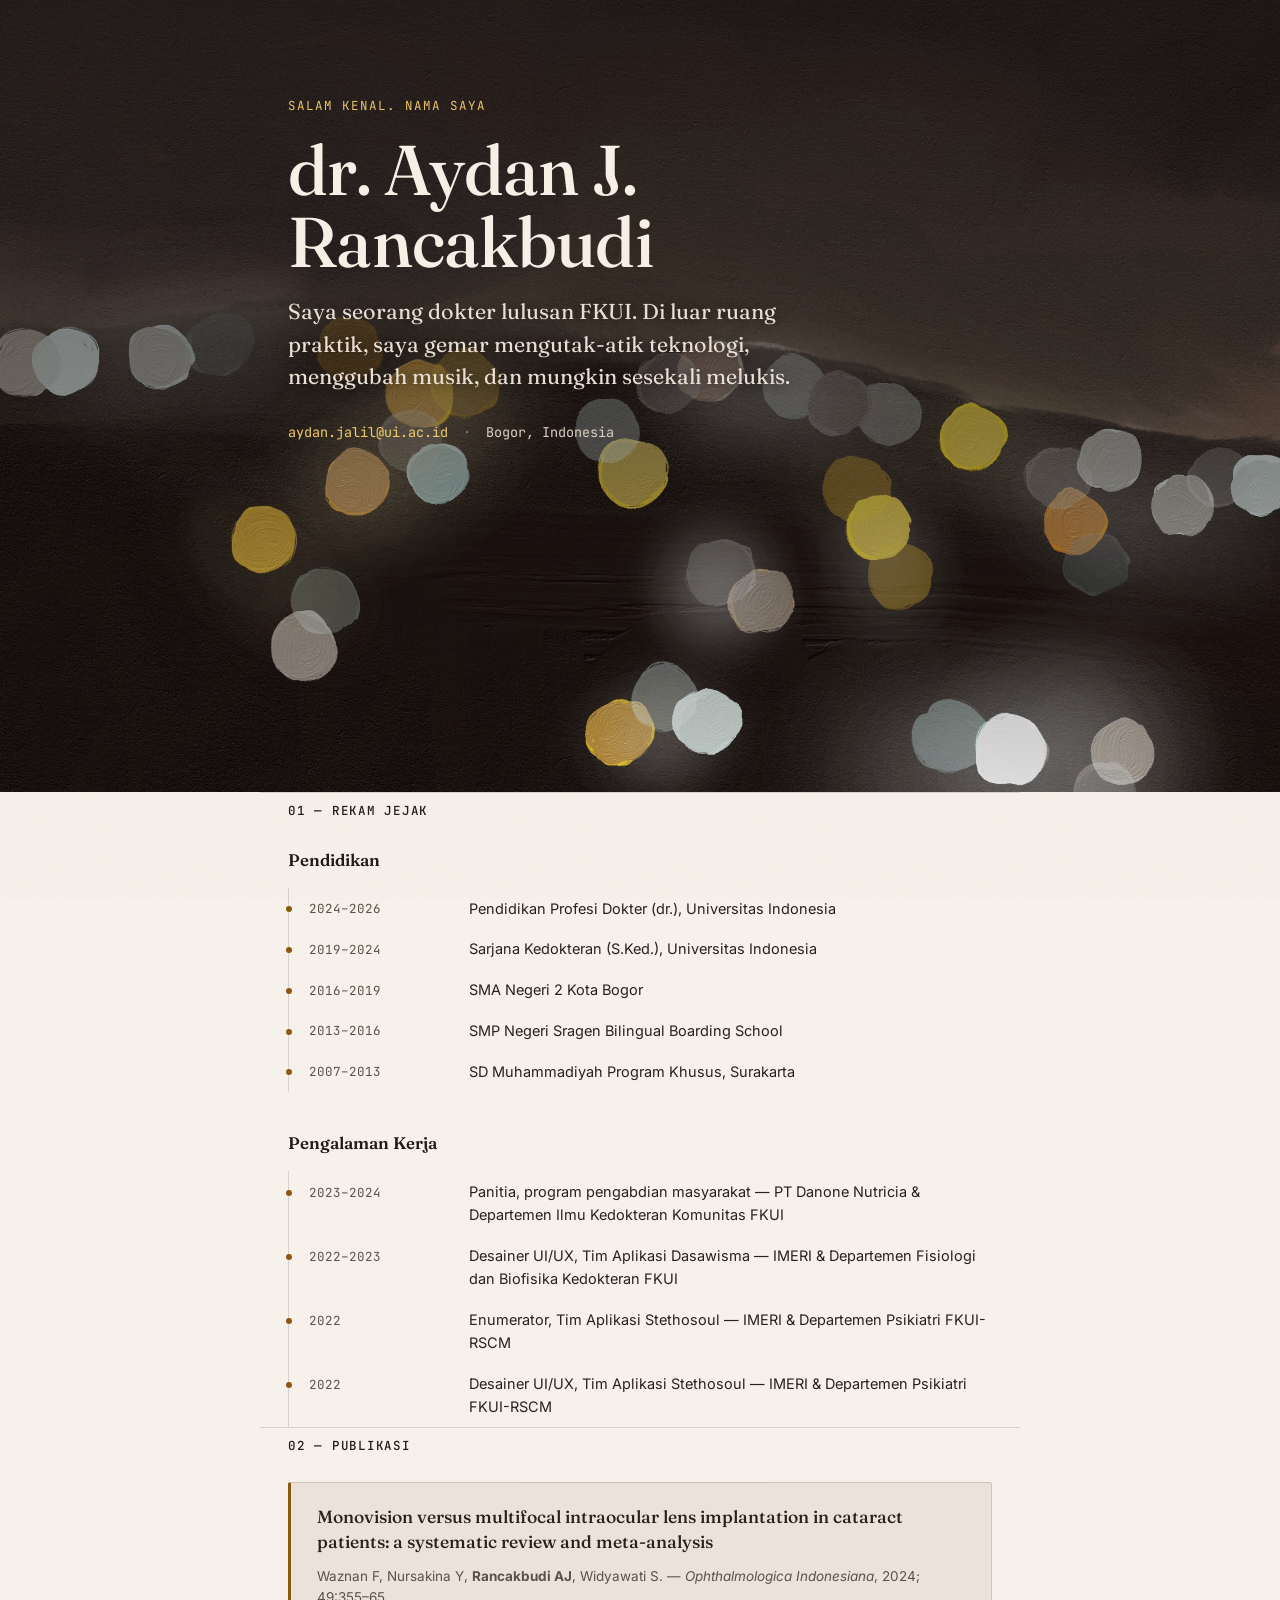
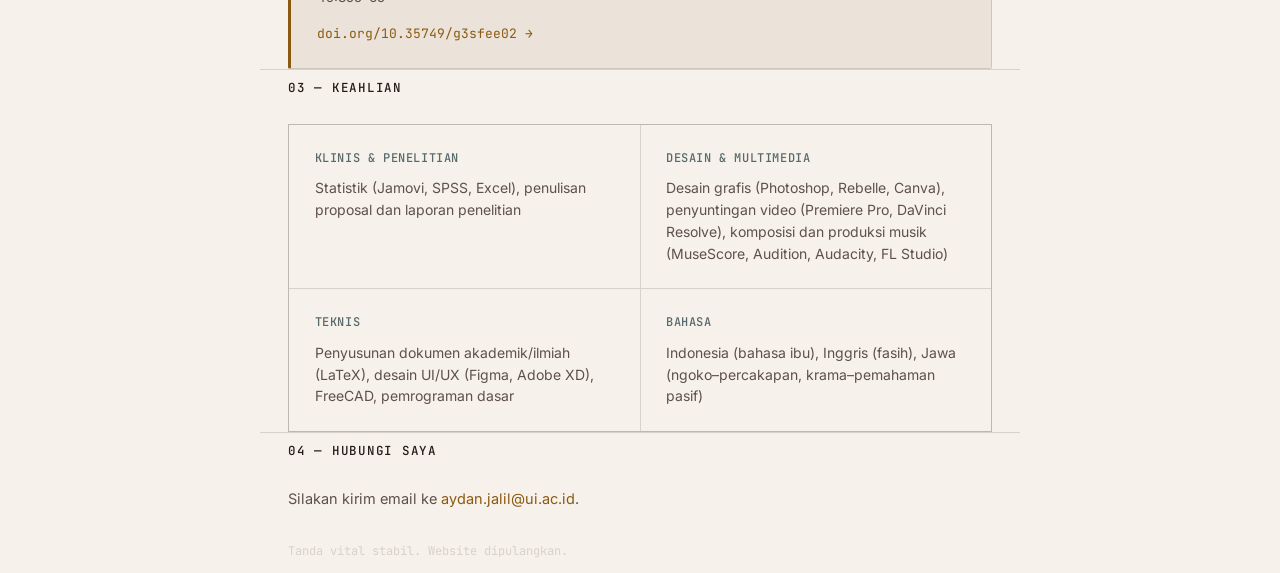
<file: index.html>
<!DOCTYPE html>
<html lang="id">
<head>
<meta charset="UTF-8">
<meta name="viewport" content="width=device-width, initial-scale=1.0">
<title>Tentang dr. Aydan</title>
<meta name="description" content="Halaman tentang Aydan.">
<link rel="preconnect" href="https://fonts.googleapis.com">
<link rel="preconnect" href="https://fonts.gstatic.com" crossorigin>
<link href="https://fonts.googleapis.com/css2?family=Fraunces:opsz,wght@9..144,400;9..144,500;9..144,600&family=Inter:wght@400;500;600&family=JetBrains+Mono:wght@400;500&display=swap" rel="stylesheet">
<link rel="stylesheet" href="assets/style.css">
</head>
<body>

<div class="grain"></div>

<header class="hero">
  <img class="hero-art" src="assets/hero.jpg"
       alt="Lukisan cahaya lampu kota yang buram pada malam hari dalam nuansa cokelat gelap, dengan titik-titik bokeh kuning dan putih keabuan"
       fetchpriority="high">
  <div class="wrap hero-content">
    <p class="eyebrow">Salam kenal. Nama saya</p>
    <h1>dr. Aydan J.<br>Rancakbudi</h1>
    <p class="lede">Saya seorang dokter lulusan FKUI. Di luar ruang praktik, saya gemar mengutak-atik teknologi, menggubah musik, dan mungkin sesekali melukis.</p>
    <div class="hero-links">
      <a href="mailto:aydan.jalil@ui.ac.id">aydan.jalil@ui.ac.id</a>
      <span class="dot">·</span>
      <span>Bogor, Indonesia</span>
    </div>
  </div>
</header>

<main>

  <section class="timeline wrap">
    <h2 class="section-label">01 — Rekam Jejak</h2>

    <div class="tgroup">
      <h3 class="tgroup-title">Pendidikan</h3>
      <ol class="tline">
        <li><span class="tdate">2024–2026</span><span class="tbody">Pendidikan Profesi Dokter (dr.), Universitas Indonesia</span></li>
        <li><span class="tdate">2019–2024</span><span class="tbody">Sarjana Kedokteran (S.Ked.), Universitas Indonesia</span></li>
        <li><span class="tdate">2016–2019</span><span class="tbody">SMA Negeri 2 Kota Bogor</span></li>
        <li><span class="tdate">2013–2016</span><span class="tbody">SMP Negeri Sragen Bilingual Boarding School</span></li>
        <li><span class="tdate">2007–2013</span><span class="tbody">SD Muhammadiyah Program Khusus, Surakarta</span></li>
      </ol>
    </div>

    <div class="tgroup">
      <h3 class="tgroup-title">Pengalaman Kerja</h3>
      <ol class="tline">
        <li><span class="tdate">2023–2024</span><span class="tbody">Panitia, program pengabdian masyarakat — PT Danone Nutricia &amp; Departemen Ilmu Kedokteran Komunitas FKUI</span></li>
        <li><span class="tdate">2022–2023</span><span class="tbody">Desainer UI/UX, Tim Aplikasi Dasawisma — IMERI &amp; Departemen Fisiologi dan Biofisika Kedokteran FKUI</span></li>
        <li><span class="tdate">2022</span><span class="tbody">Enumerator, Tim Aplikasi Stethosoul — IMERI &amp; Departemen Psikiatri FKUI-RSCM</span></li>
        <li><span class="tdate">2022</span><span class="tbody">Desainer UI/UX, Tim Aplikasi Stethosoul — IMERI &amp; Departemen Psikiatri FKUI-RSCM</span></li>
      </ol>
    </div>

    <!--<div class="tgroup">
      <h3 class="tgroup-title">Organizations</h3>
      <ol class="tline">
        <li><span class="tdate">2023–2024</span><span class="tbody">Wakil kepala departemen TI, FULDFK Indonesia <span class="gloss">(forum silaturahmi lembaga dakwah fakultas kedokteran se-Indonesia)</span></span></li>
        <li><span class="tdate">2021–2023</span><span class="tbody">Ketua, kelompok minat orkestra Medharmonics FKUI</span></li>
        <li><span class="tdate">2020–2021</span><span class="tbody">Anggota, Salam UI <span class="gloss">(forum kerohanian Islam mahasiswa Universitas Indonesia)</span></span></li>
        <li><span class="tdate">2020</span><span class="tbody">Anggota inti panitia, komisi media — Panitia Pemilihan Raya FKUI 2020</span></li>
        <li><span class="tdate">2019–2020</span><span class="tbody">Anggota, divisi TIK — Badan Eksekutif Mahasiswa Kedokteran Indonesia (BEM KI) Wilayah 2</span></li>
      </ol>
    </div>-->
  </section>

  <section class="pub wrap">
    <h2 class="section-label">02 — Publikasi</h2>
    <div class="pub-card">
      <p class="pub-title" lang=en>Monovision versus multifocal intraocular lens implantation in cataract patients: a systematic review and meta-analysis</p>
      <p class="pub-meta">Waznan F, Nursakina Y, <strong>Rancakbudi AJ</strong>, Widyawati S. — <em>Ophthalmologica Indonesiana</em>, 2024; 49:355–65</p>
      <a class="pub-link" href="https://doi.org/10.35749/g3sfee02" target="_blank" rel="noopener">doi.org/10.35749/g3sfee02 →</a>
    </div>
  </section>

  <section class="skills wrap">
    <h2 class="section-label">03 — Keahlian</h2>
    <div class="skill-grid">
      <div class="skill-card">
        <h3>Klinis &amp; penelitian</h3>
        <p>Statistik (Jamovi, SPSS, Excel), penulisan proposal dan laporan penelitian</p>
      </div>
      <div class="skill-card">
        <h3>Desain &amp; multimedia</h3>
        <p>Desain grafis (Photoshop, Rebelle, Canva), penyuntingan video (Premiere Pro, DaVinci Resolve), komposisi dan produksi musik (MuseScore, Audition, Audacity, FL Studio)</p>
      </div>
      <div class="skill-card">
        <h3>Teknis</h3>
        <p>Penyusunan dokumen akademik/ilmiah (LaTeX), desain UI/UX (Figma, Adobe XD), FreeCAD, pemrograman dasar</p>
      </div>
      <div class="skill-card">
        <h3>Bahasa</h3>
        <p>Indonesia (bahasa ibu), Inggris (fasih), Jawa (ngoko–percakapan, krama–pemahaman pasif)</p>
      </div>
    </div>
  </section>

  <section class="contact wrap">
    <h2 class="section-label">04 — Hubungi Saya</h2>
    <p class="contact-line">Silakan kirim email ke <a href="mailto:aydan.jalil@ui.ac.id">aydan.jalil@ui.ac.id</a>.</p>
  </section>

  <footer class="wrap">
    <p class="foot-note"><a href="calculators.html" style="color:inherit;text-decoration:none;cursor:text">Tanda vital stabil. Website dipulangkan.</a></p>
  </footer>

</main>

</body>
</html>
</file>
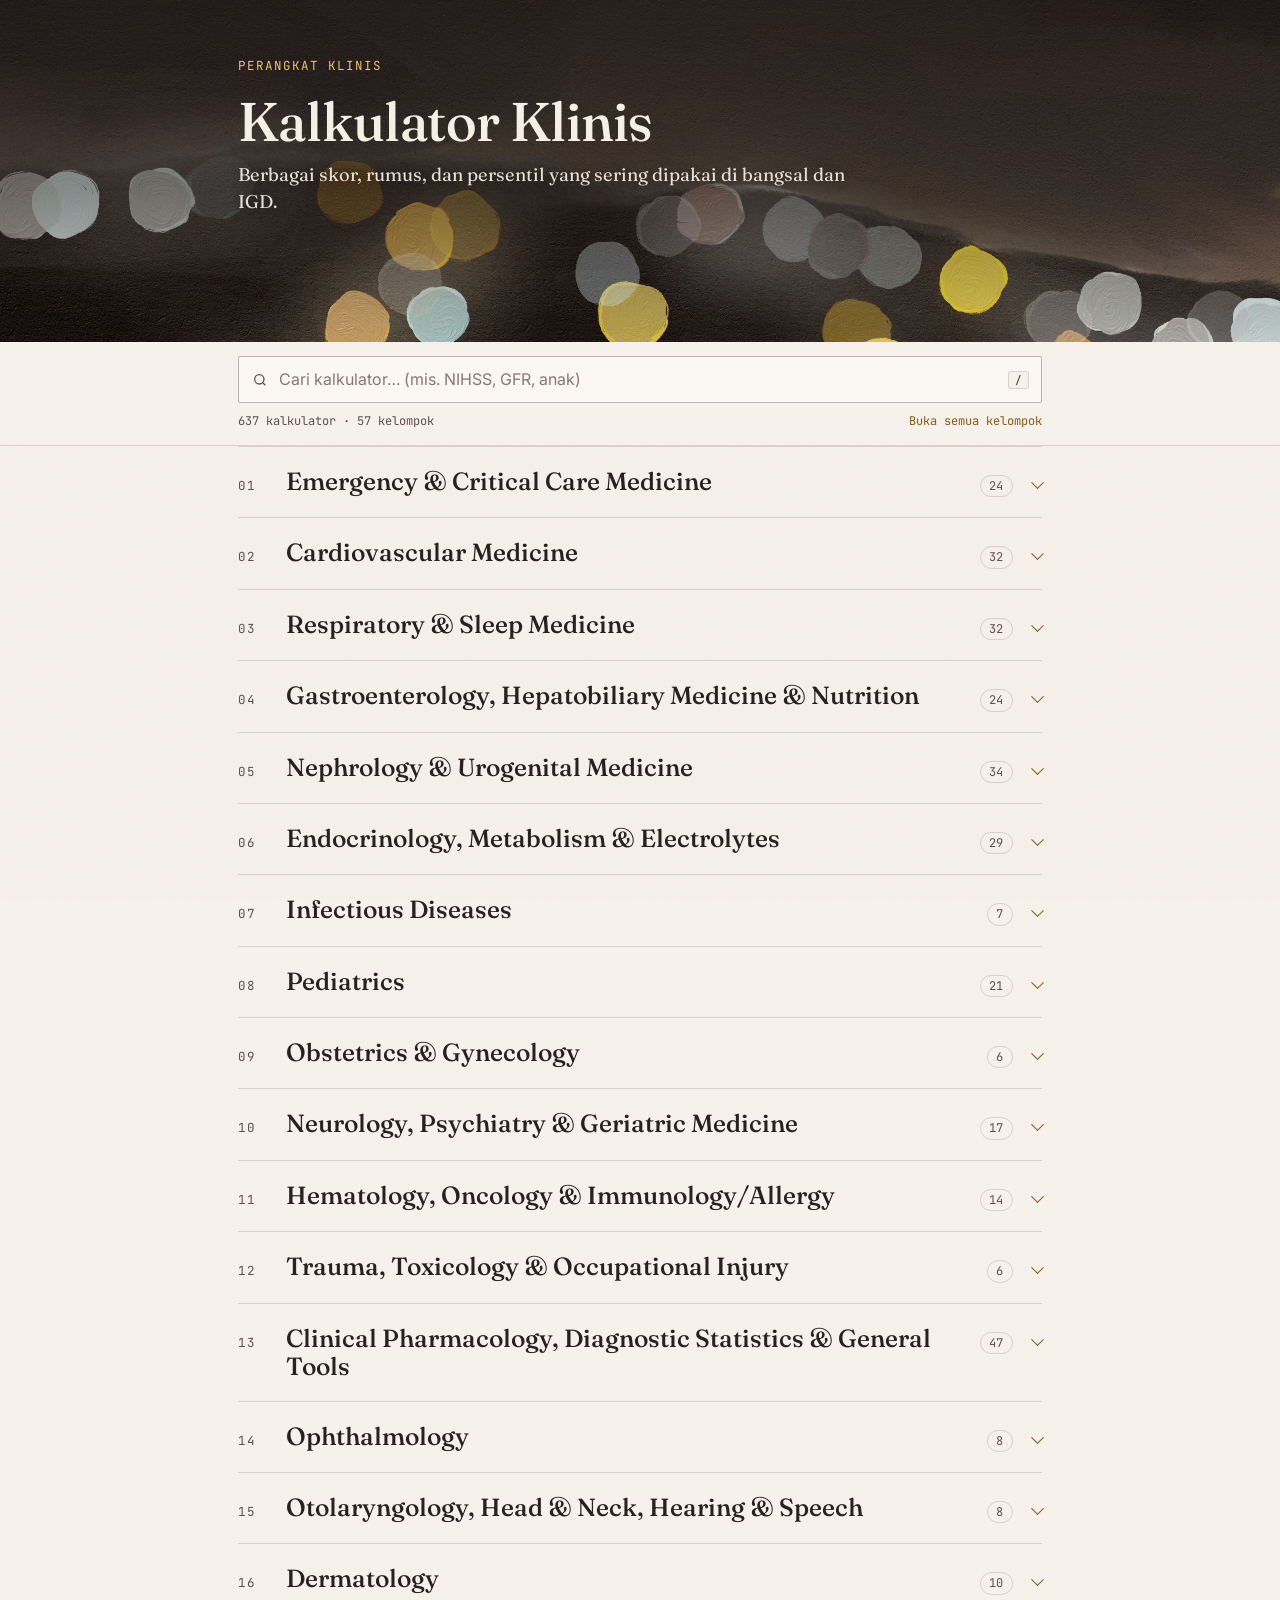
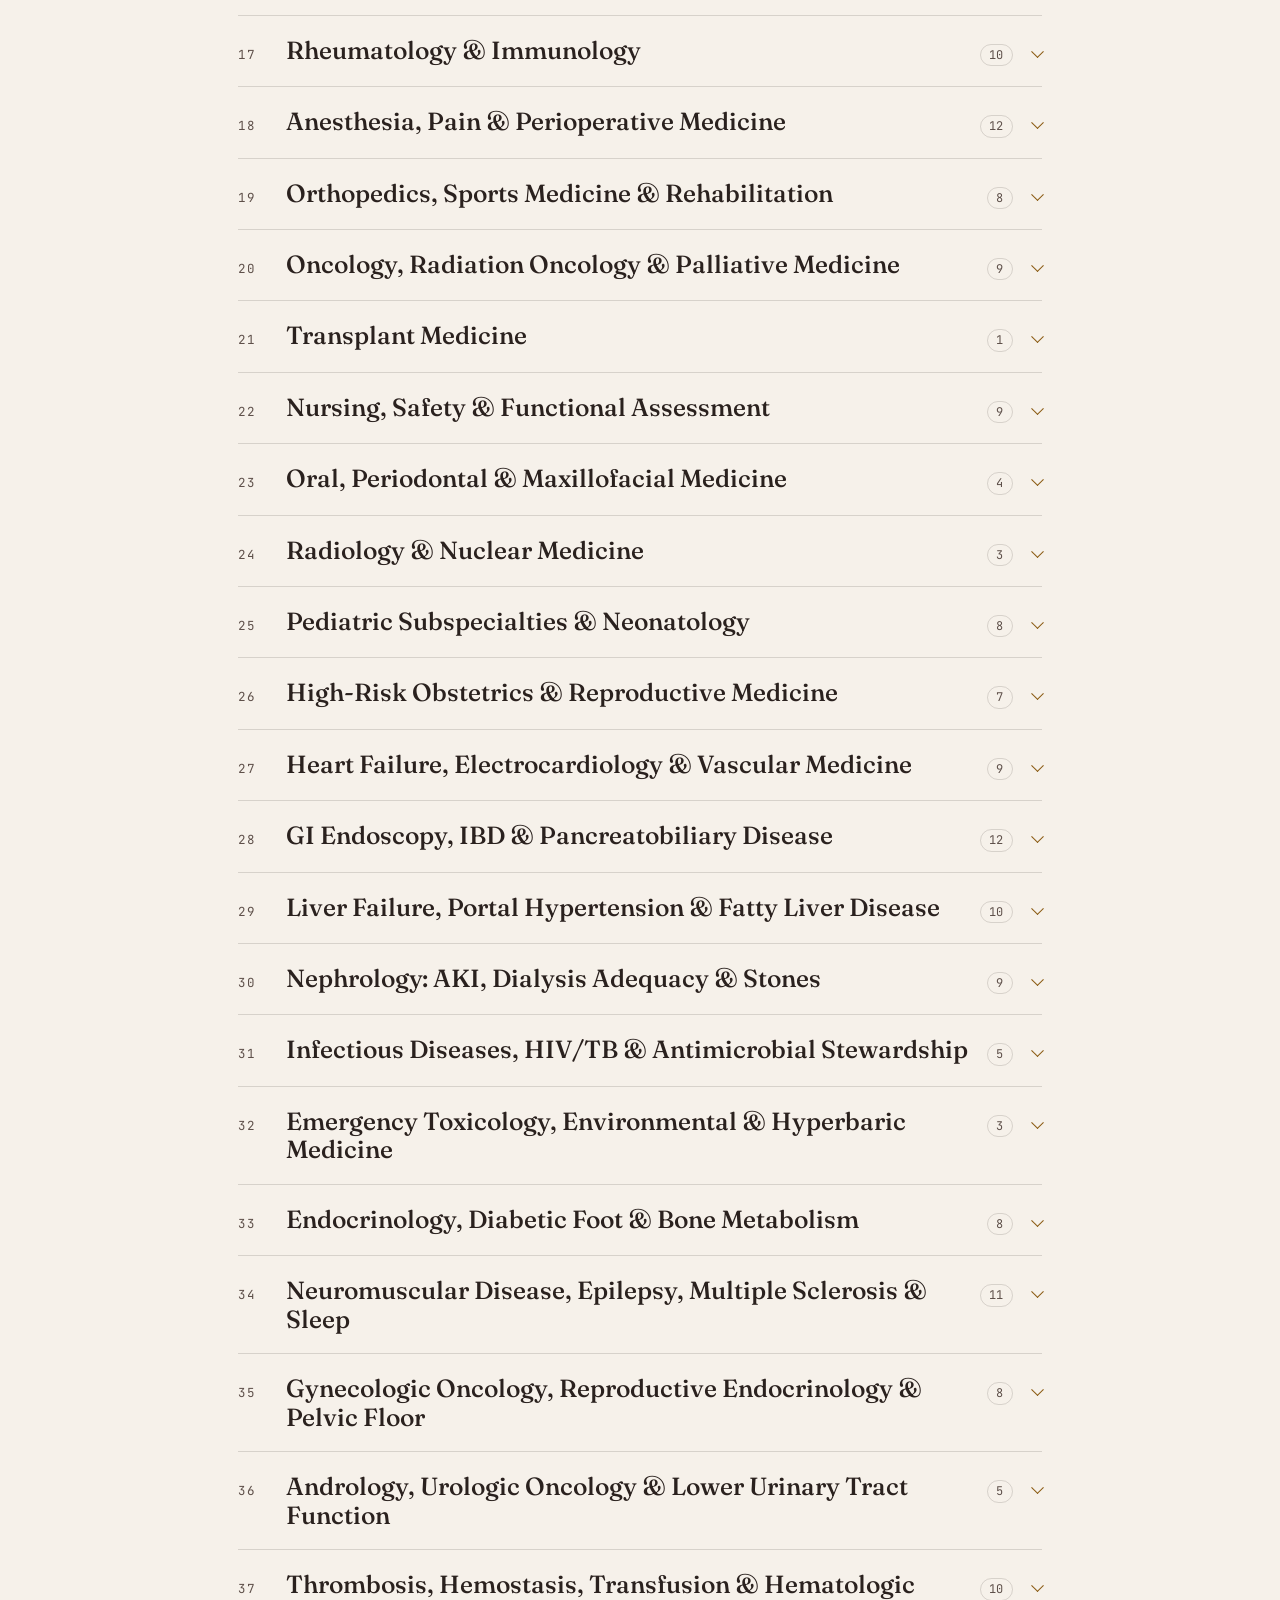
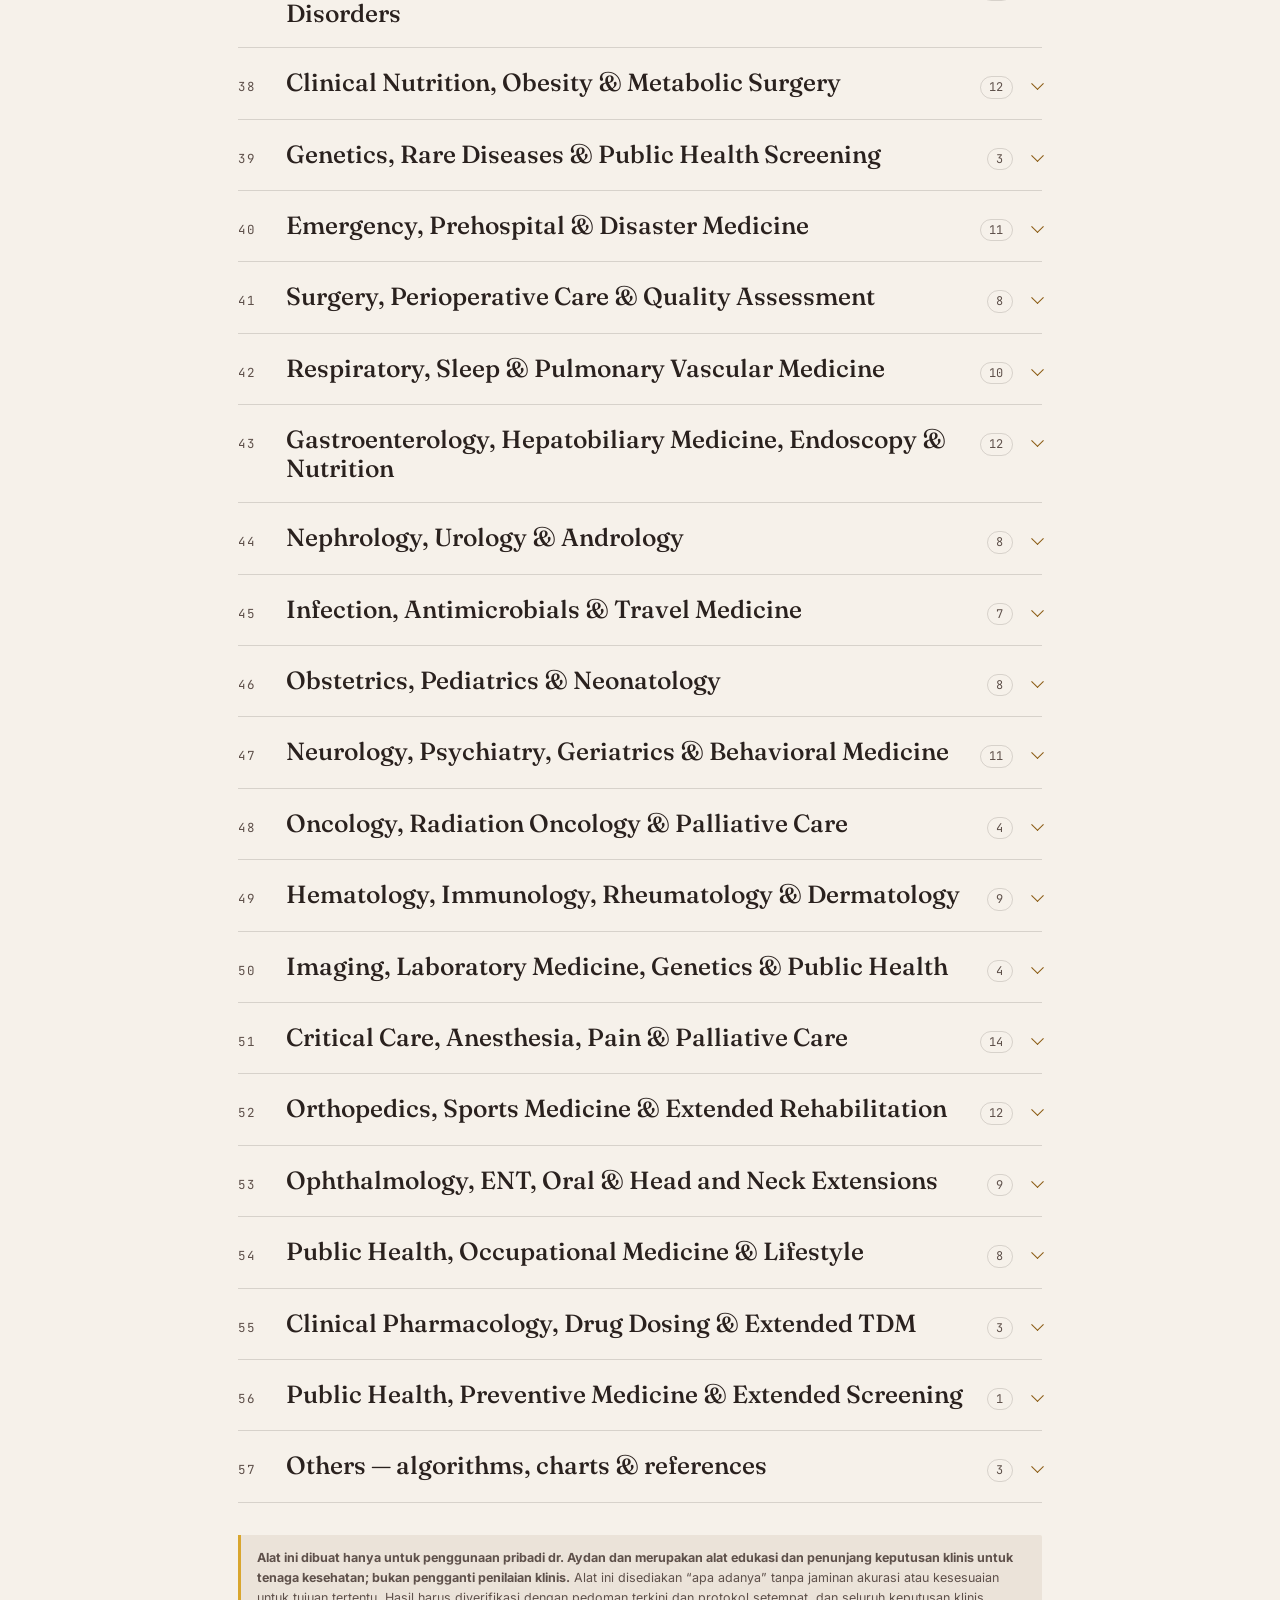
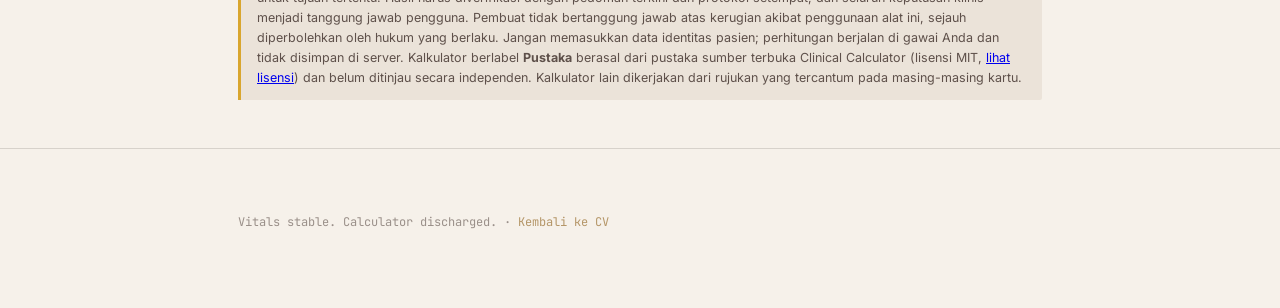
<file: calculators.html>
<!DOCTYPE html>
<html lang="id">
<head>
<meta name="robots" content="noindex">
<meta charset="UTF-8">
<meta name="viewport" content="width=device-width, initial-scale=1.0">
<title>Kalkulator Klinis dr. Aydan</title>
<meta name="description" content="Kumpulan kalkulator dan skor klinis: pediatri, obstetri, neurologi, pulmonologi, psikiatri, kardiovaskular, nefrologi, gawat darurat.">
<link rel="preconnect" href="https://fonts.googleapis.com">
<link rel="preconnect" href="https://fonts.gstatic.com" crossorigin>
<link href="https://fonts.googleapis.com/css2?family=Fraunces:opsz,wght@9..144,400;9..144,500;9..144,600&family=Inter:wght@400;500;600&family=JetBrains+Mono:wght@400;500&display=swap" rel="stylesheet">
<link rel="stylesheet" href="assets/style.css">
<link rel="stylesheet" href="assets/calc.css">
</head>
<body>

<div class="grain"></div>

<header class="hero slim">
  <img class="hero-art" src="assets/hero.jpg" alt="" fetchpriority="high">
  <div class="wrap wide hero-content">
    <p class="eyebrow">Perangkat klinis</p>
    <h1>Kalkulator Klinis</h1>
    <p class="lede">Berbagai skor, rumus, dan persentil yang sering dipakai di bangsal dan IGD.</p>
  </div>
</header>

<div class="toolbar">
  <div class="wrap wide">
    <div class="search">
      <svg viewBox="0 0 24 24" aria-hidden="true"><circle cx="11" cy="11" r="7"/><path d="m20 20-3.5-3.5"/></svg>
      <input id="calc-q" type="search" placeholder="Cari kalkulator… (mis. NIHSS, GFR, anak)" aria-label="Cari kalkulator" autocomplete="off">
      <kbd aria-hidden="true">/</kbd>
    </div>
    <div class="tb-row"><span id="calc-status" role="status"></span><button class="linkish" id="calc-expand" type="button" data-open="0">Buka semua kelompok</button></div>
  </div>
</div>

<main class="calcs">
  <div class="wrap wide">
    <div id="calc-root"><noscript>Halaman ini membutuhkan JavaScript.</noscript></div>
    <p class="disclaimer"><strong>Alat ini dibuat hanya untuk penggunaan pribadi dr. Aydan dan merupakan alat edukasi dan penunjang keputusan klinis untuk tenaga kesehatan; bukan pengganti penilaian klinis.</strong> Alat ini disediakan “apa adanya” tanpa jaminan akurasi atau kesesuaian untuk tujuan tertentu. Hasil harus diverifikasi dengan pedoman terkini dan protokol setempat, dan seluruh keputusan klinis menjadi tanggung jawab pengguna. Pembuat tidak bertanggung jawab atas kerugian akibat penggunaan alat ini, sejauh diperbolehkan oleh hukum yang berlaku. Jangan memasukkan data identitas pasien; perhitungan berjalan di gawai Anda dan tidak disimpan di server.
Kalkulator berlabel <strong>Pustaka</strong> berasal dari pustaka sumber terbuka Clinical Calculator (lisensi MIT, <a href="assets/py/LICENSE-clinical-calculator.txt">lihat lisensi</a>) dan belum ditinjau secara independen. Kalkulator lain dikerjakan dari rujukan yang tercantum pada masing-masing kartu.</p>
  </div>
</main>

<footer class="calc-foot">
  <div class="wrap wide"><p class="foot-note">Vitals stable. Calculator discharged. · <a href="index.html">Kembali ke CV</a></p></div>
</footer>

<!-- 1) engine (do not edit) -->
<script src="assets/calc/engine.js"></script>
<!-- 2) reference data (only needed by the pediatric calculators) -->
<script src="assets/data/growth-ref.js"></script>
<script src="assets/data/aap2017-bp.js"></script>
<!-- 3) Clinical Calculator library (MIT): 56 specialty groups + ~600 calculators, computed in Python (Pyodide) on demand.
        library.js defines the groups and their order, so keep it BEFORE the hand-written files below. -->
<script src="assets/data/clinical-catalog.js"></script>
<script src="assets/calc/pyrunner.js"></script>
<script src="assets/calc/library.js"></script>
<!-- 4) hand-written, source-checked calculators: one file per topic. To add one, append a Calc.add({...}) block
        and set group: to any group title above (see assets/calc/_template.js). -->
<script src="assets/calc/pediatrics.js"></script>
<script src="assets/calc/obstetrics.js"></script>
<script src="assets/calc/neurology.js"></script>
<script src="assets/calc/pulmonology.js"></script>
<script src="assets/calc/psychiatry.js"></script>
<script src="assets/calc/cardiovascular.js"></script>
<script src="assets/calc/nephrology.js"></script>
<script src="assets/calc/emergency.js"></script>
<script src="assets/calc/others.js"></script>
<script src="assets/calc/extras.js"></script>
<script src="assets/calc/criteria.js"></script>
<script src="assets/calc/gallery.js"></script>
<script src="assets/calc/fixes.js"></script>

</body>
</html>
</file>
<file: assets/style.css>
:root {
  --paper: #F6F1EA;
  --paper-2: #EBE3D9;
  --ink: #2A211E;
  --ink-soft: #5E504A;
  --teal: #4A3A33;
  --teal-deep: #231B18;
  --accent: #8A5A12;
  --accent-soft: #56696B;
  --gold: #D9A62E;
  --rule: rgba(42, 33, 30, 0.15);
  --serif: "Fraunces", Georgia, serif;
  --sans: "Inter", -apple-system, BlinkMacSystemFont, sans-serif;
  --mono: "JetBrains Mono", ui-monospace, monospace;
}

* { box-sizing: border-box; }

html { scroll-behavior: smooth; }

body {
  margin: 0;
  background: var(--paper);
  color: var(--ink);
  font-family: var(--sans);
  line-height: 1.6;
  -webkit-font-smoothing: antialiased;
}

.grain {
  position: fixed;
  inset: 0;
  pointer-events: none;
  opacity: 0.035;
  z-index: 0;
  background-image: url("data:image/svg+xml,%3Csvg xmlns='http://www.w3.org/2000/svg' width='120' height='120'%3E%3Cfilter id='n'%3E%3CfeTurbulence type='fractalNoise' baseFrequency='0.9' numOctaves='2' stitchTiles='stitch'/%3E%3C/filter%3E%3Crect width='100%25' height='100%25' filter='url(%23n)'/%3E%3C/svg%3E");
}

.wrap {
  max-width: 760px;
  margin: 0 auto;
  padding: 0 28px;
  position: relative;
  z-index: 1;
}

/* Hero */

.eyebrow {
  font-family: var(--mono);
  font-size: 12.5px;
  letter-spacing: 0.08em;
  text-transform: uppercase;
  color: var(--teal);
  margin: 0 0 1.1rem;
}

.hero h1 {
  font-family: var(--serif);
  font-weight: 500;
  font-size: clamp(2.6rem, 7vw, 4.4rem);
  line-height: 1.03;
  letter-spacing: -0.01em;
  margin: 0 0 1.1rem;
  color: var(--ink);
}

.tagline {
  font-size: 1.15rem;
  color: var(--ink-soft);
  max-width: 32ch;
  margin: 0 0 1.6rem;
}

.hero-links {
  font-family: var(--mono);
  font-size: 13.5px;
  color: var(--ink-soft);
}

.hero-links a {
  color: var(--accent);
  text-decoration: none;
  border-bottom: 1px solid transparent;
}

.hero-links a:hover, .hero-links a:focus-visible {
  border-bottom-color: var(--accent);
}

.hero-links .dot {
  margin: 0 0.5em;
  color: var(--rule);
}


/* ===== Hero with painting ===== */
.hero {
  position: relative;
  isolation: isolate;
  overflow: hidden;
  padding: 0;
  min-height: clamp(520px, 88vh, 820px);
  display: flex;
  align-items: flex-start;
  color: #F3ECE4;
}
.hero-art {
  position: absolute;
  inset: 0;
  width: 100%;
  height: 100%;
  object-fit: cover;
  object-position: 50% 35%;
  z-index: -2;
}
.hero::after {
  content: "";
  position: absolute;
  inset: 0;
  z-index: -1;
  background: linear-gradient(to bottom,
    rgba(20, 14, 12, .65) 0%,
    rgba(20, 14, 12, .45) 55%,
    rgba(20, 14, 12, .10) 100%);
}

.hero-content {
  position: relative;
  width: 100%;
  padding-top: clamp(40px, 8vw, 96px);
}
.hero h1 { color: #F6EFE6; }
.hero .eyebrow { color: #E9C46A; }
.hero .lede {
  color: #E8DED3;
  font-size: clamp(1.1rem, 2.6vw, 1.35rem);
  max-width: 38ch;
  margin: 0 0 1.8rem;
  text-shadow: 0 1px 12px rgba(20, 14, 12, .6);
}
.hero .hero-links { color: #DCD0C4; }
.hero .hero-links a { color: #F0CD6E; }
.hero .hero-links a:hover,
.hero .hero-links a:focus-visible { border-bottom-color: #F0CD6E; }
.hero .hero-links .dot { color: rgba(255, 255, 255, .35); }
.hero a:focus-visible { outline-color: #F0CD6E; }

/* gold touches elsewhere, echoing the bokeh */
.signature { color: var(--gold); }
.tline li::before { background: var(--gold); }
.pub-card { border-left-color: var(--gold); }

/* Section rhythm */

main { position: relative; z-index: 1; }

section, footer.contact {
  padding: 3rem 0;
  border-top: 1px solid var(--rule);
}

.section-label {
  font-family: var(--mono);
  font-size: 12.5px;
  letter-spacing: 0.06em;
  text-transform: uppercase;
  color: var(--teal-deep);
  margin: 0.5rem 0 1.6rem;
  font-weight: 500;
}

.lede {
  font-family: var(--serif);
  font-size: 1.4rem;
  line-height: 1.5;
  max-width: 58ch;
  color: var(--ink);
}

.lede em {
  font-style: italic;
  color: var(--accent);
}

/* Timeline */

.tgroup { margin-bottom: 2.4rem; }
.tgroup:last-child { margin-bottom: 0; }

.tgroup-title {
  font-family: var(--serif);
  font-size: 1.05rem;
  font-weight: 600;
  color: var(--teal-deep);
  margin: 0 0 0.9rem;
}

.tline {
  list-style: none;
  margin: 0;
  padding: 0;
  border-left: 1px solid var(--rule);
}

.tline li {
  display: grid;
  grid-template-columns: 140px 1fr;
  gap: 20px;
  padding: 0.55rem 0 0.55rem 20px;
  position: relative;
}

.tline li::before {
  content: "";
  position: absolute;
  left: -3.5px;
  top: 1.15rem;
  width: 6px;
  height: 6px;
  border-radius: 50%;
  background: var(--accent);
}

.tdate {
  font-family: var(--mono);
  font-size: 12.5px;
  color: var(--ink-soft);
  padding-top: 0.15rem;
}

.tbody {
  font-size: 14.5px;
  color: var(--ink);
}

.tbody strong { font-weight: 600; }
.tbody em { font-style: italic; color: var(--ink-soft); }

.gloss {
  color: var(--ink-soft);
  font-size: 13.5px;
}

/* Publication */

.pub-card {
  border: 1px solid var(--rule);
  border-left: 3px solid var(--accent);
  background: var(--paper-2);
  padding: 1.4rem 1.6rem;
  border-radius: 2px;
}

.pub-title {
  font-family: var(--serif);
  font-size: 1.1rem;
  font-weight: 500;
  line-height: 1.4;
  margin: 0 0 0.7rem;
  color: var(--ink);
}

.pub-meta {
  font-size: 13.5px;
  color: var(--ink-soft);
  margin: 0 0 0.7rem;
}

.pub-link {
  font-family: var(--mono);
  font-size: 13px;
  color: var(--accent);
  text-decoration: none;
}

.pub-link:hover, .pub-link:focus-visible { text-decoration: underline; }

/* Skills */

.skill-grid {
  display: grid;
  grid-template-columns: repeat(2, 1fr);
  gap: 1px;
  background: var(--rule);
  border: 1px solid var(--rule);
}

.skill-card {
  background: var(--paper);
  padding: 1.5rem 1.6rem;
}

.skill-card h3 {
  font-family: var(--mono);
  font-size: 12px;
  text-transform: uppercase;
  letter-spacing: 0.05em;
  color: var(--accent-soft);
  margin: 0 0 0.6rem;
  font-weight: 500;
}

.skill-card p {
  font-size: 14px;
  color: var(--ink-soft);
  margin: 0;
  line-height: 1.55;
}

/* Footer */

footer.contact {
  padding-bottom: 5rem;
}

.contact-line {
  font-size: 14.5px;
  color: var(--ink-soft);
  margin: 0 0 0.4rem;
}

.contact-line a {
  color: var(--accent);
  text-decoration: none;
  border-bottom: 1px solid transparent;
}

.contact-line a:hover, .contact-line a:focus-visible {
  border-bottom-color: var(--accent);
}

.foot-note {
  font-family: var(--mono);
  font-size: 12px;
  color: var(--rule);
  margin-top: 2rem;
}

/* Focus visibility */

a:focus-visible {
  outline: 2px solid var(--teal);
  outline-offset: 2px;
}

@media (max-width: 560px) {
  /* ...your existing rules... */

  .hero-links {
    display: flex;
    flex-direction: column;
    align-items: flex-start;   /* keeps the hover underline only as wide as the email */
    gap: 0.25rem;
  }
  .hero-links .dot { display: none; }
  .hero-links span:not(.dot) { white-space: nowrap; }
}

/* Responsive */

@media (max-width: 560px) {
  .tline li {
    grid-template-columns: 1fr;
    gap: 4px;
  }
  .skill-grid {
    grid-template-columns: 1fr;
  }
  .hero { padding: 4rem 0 2rem; }
}

/* Reduced motion */

@media (prefers-reduced-motion: reduce) {
  html { scroll-behavior: auto; }
}
</file>
<file: assets/calc.css>
/* Clinical calculators page — extends assets/style.css (load AFTER it). Uses the same tokens. */

:root {
  --field: #FBF8F3;
  --line-strong: rgba(42, 33, 30, 0.3);
  --brick: #9B3B2E;
  --moss: #4F6B47;
  /* tones on the dark results panel */
  --t-ok: #A9CBA0; --t-warn: #F0CD6E; --t-bad: #EE9A8B; --t-info: #F3ECE4; --t-mute: #CDBFB2;
}

/* ---------- slim hero (same painting, shorter) ---------- */
.hero.slim { min-height: clamp(260px, 38vh, 360px); }
.hero.slim .hero-content { padding-top: clamp(28px, 5vw, 56px); padding-bottom: 2rem; }
.hero.slim h1 { font-size: clamp(2.1rem, 5.6vw, 3.4rem); margin-bottom: .7rem; }
.hero.slim .lede { font-size: clamp(1rem, 2.2vw, 1.15rem); max-width: 52ch; margin-bottom: 0; }
.back { display: inline-block; font-family: var(--mono); font-size: 12.5px; letter-spacing: .04em; color: #F0CD6E; text-decoration: none; margin-bottom: 1.4rem; border-bottom: 1px solid transparent; }
.back:hover, .back:focus-visible { border-bottom-color: #F0CD6E; }

.wrap.wide { max-width: 860px; }

/* ---------- toolbar ---------- */
.toolbar { position: sticky; top: 0; z-index: 20; background: rgba(246, 241, 234, .94); backdrop-filter: blur(8px); -webkit-backdrop-filter: blur(8px); border-bottom: 1px solid var(--rule); padding: .9rem 0 .8rem; }
.toolbar .wrap { display: grid; gap: .55rem; }
.search { position: relative; }
.search input { width: 100%; font: 500 16px/1.2 var(--sans); color: var(--ink); background: var(--field); border: 1px solid var(--line-strong); border-radius: 2px; padding: .8rem 3rem .8rem 2.5rem; }
.search input::placeholder { color: var(--ink-soft); opacity: .75; font-weight: 400; }
.search input:focus-visible { outline: 2px solid var(--gold); outline-offset: 1px; border-color: var(--accent); }
.search svg { position: absolute; left: .85rem; top: 50%; transform: translateY(-50%); width: 16px; height: 16px; stroke: var(--ink-soft); fill: none; stroke-width: 2; }
.search kbd { position: absolute; right: .8rem; top: 50%; transform: translateY(-50%); font: 500 11px var(--mono); color: var(--ink-soft); border: 1px solid var(--rule); border-radius: 3px; padding: 1px 6px; background: var(--paper); }
.tb-row { white-space: nowrap; display: flex; justify-content: space-between; align-items: center; gap: 1rem; font-family: var(--mono); font-size: 12px; color: var(--ink-soft); }
.linkish { font: inherit; color: var(--accent); background: none; border: 0; padding: 0; cursor: pointer; border-bottom: 1px solid transparent; }
.linkish:hover, .linkish:focus-visible { border-bottom-color: var(--accent); }

/* ---------- groups ---------- */
main.calcs { padding-bottom: 3rem; }
.cgroup { border-top: 1px solid var(--rule); }
.cgroup:last-of-type { border-bottom: 1px solid var(--rule); }
.cgroup > summary, .calc > summary { list-style: none; cursor: pointer; }
.cgroup > summary::-webkit-details-marker, .calc > summary::-webkit-details-marker { display: none; }
.cgroup > summary { display: grid; grid-template-columns: 2.6rem 1fr auto 1.4rem; align-items: baseline; gap: .4rem; padding: 1.25rem 0; }
.cgroup > summary:focus-visible, .calc > summary:focus-visible { outline: 2px solid var(--gold); outline-offset: 2px; }
.g-num { font-family: var(--mono); font-size: 12.5px; color: var(--ink-soft); letter-spacing: .06em; }
.g-title { font-family: var(--serif); font-weight: 500; font-size: clamp(1.25rem, 3.4vw, 1.55rem); line-height: 1.15; color: var(--ink); }
.g-count { font-family: var(--mono); font-size: 12px; color: var(--ink-soft); border: 1px solid var(--rule); border-radius: 99px; padding: 0 .55rem; line-height: 1.7; }
.g-chev { width: 9px; height: 9px; border-right: 1.5px solid var(--accent); border-bottom: 1.5px solid var(--accent); transform: rotate(45deg) translate(-2px, -2px); transition: transform .2s; justify-self: end; }
.cgroup[open] > summary .g-chev { transform: rotate(-135deg) translate(-2px, -2px); }
.cgroup[open] > summary { padding-bottom: .5rem; }
.cgroup > summary:hover .g-title { color: var(--accent); }
.g-blurb { margin: 0 0 1rem 3rem; font-size: 14px; color: var(--ink-soft); max-width: 60ch; }
.clist { display: grid; gap: .6rem; padding: .4rem 0 1.6rem 0; }
.empty { padding: 2rem 0; color: var(--ink-soft); font-size: 14.5px; }

/* ---------- calculator card ---------- */
.calc { border: 1px solid var(--rule); border-left: 3px solid var(--rule); background: var(--paper); border-radius: 2px; transition: border-color .2s, background .2s; }
.calc:hover { border-left-color: var(--gold); }
.calc[open] { border-left-color: var(--gold); background: var(--paper-2); }
.calc > summary { padding: .95rem 1.2rem; display: flex; flex-wrap: wrap; align-items: baseline; gap: .15rem 1rem; position: relative; padding-right: 2.6rem; }
.calc > summary::after { content: "+"; position: absolute; right: 1.1rem; top: .8rem; font: 400 20px/1 var(--mono); color: var(--accent); }
.calc[open] > summary::after { content: "–"; }
.c-title { font-weight: 600; font-size: 15.5px; color: var(--ink); }
.c-sub { font-size: 13px; color: var(--ink-soft); }
.calc-body { padding: .2rem 1.2rem 1.4rem; }
.c-intro { font-size: 14px; color: var(--ink-soft); margin: .2rem 0 1rem; max-width: 62ch; }

/* ---------- library badge & text areas ---------- */
.c-badge { margin-left: auto; font: 500 10.5px var(--mono); letter-spacing: .06em; text-transform: uppercase; color: var(--accent-soft); border: 1px solid var(--rule); border-radius: 99px; padding: 0 .55rem; line-height: 1.7; align-self: center; }
.f-json { width: 100%; font: 400 13px/1.45 var(--mono); color: var(--ink); background: var(--field); border: 1px solid var(--line-strong); border-radius: 2px; padding: .6rem .7rem; resize: vertical; }
.f-json:focus-visible { outline: 2px solid var(--gold); outline-offset: 1px; border-color: var(--accent); }

/* ---------- fields ---------- */
.fields { display: grid; grid-template-columns: repeat(auto-fill, minmax(210px, 1fr)); gap: 1rem 1.1rem; align-items: start; }
.f { display: grid; gap: .3rem; min-width: 0; }
.f.wide { grid-column: 1 / -1; }
.f[hidden], .f-heading[hidden] { display: none; }
.f-heading { grid-column: 1 / -1; margin: .9rem 0 -.2rem; font: 500 12px var(--mono); letter-spacing: .06em; text-transform: uppercase; color: var(--teal-deep); padding-bottom: .35rem; border-bottom: 1px solid var(--rule); }
.f-heading:first-child { margin-top: .2rem; }
.f-label { font-size: 13px; font-weight: 500; color: var(--ink); line-height: 1.35; }
.f-hint { font-size: 12px; color: var(--ink-soft); line-height: 1.4; }
.f input[type=text], .f input[type=date], .f select {
  width: 100%; font: 400 16px/1.2 var(--sans); color: var(--ink); background: var(--field);
  border: 1px solid var(--line-strong); border-radius: 2px; padding: .62rem .7rem; min-width: 0; appearance: none; -webkit-appearance: none;
}
.f select { background-image: linear-gradient(45deg, transparent 50%, var(--accent) 50%), linear-gradient(135deg, var(--accent) 50%, transparent 50%); background-position: calc(100% - 15px) 55%, calc(100% - 10px) 55%; background-size: 5px 5px; background-repeat: no-repeat; padding-right: 2rem; text-overflow: ellipsis; }
.f input:focus-visible, .f select:focus-visible { outline: 2px solid var(--gold); outline-offset: 1px; border-color: var(--accent); }
.f input.bad { border-color: var(--brick); background: #FBEFEA; }
.f-num { display: flex; align-items: stretch; }
.f-num input { flex: 1; min-width: 0; font-family: var(--mono); font-size: 15.5px; }
.f-num .f-unit, .f-unit-txt { font-family: var(--mono); font-size: 12.5px; color: var(--ink-soft); display: flex; align-items: center; padding: 0 .65rem; border: 1px solid var(--line-strong); border-left: 0; background: var(--paper); white-space: nowrap; }
.f-num .f-unit { width: auto; font-size: 12.5px; padding: 0 1.6rem 0 .6rem; border-radius: 0 2px 2px 0; background-color: var(--paper); font-family: var(--mono); }
.f-num input:has(+ .f-unit), .f-num input:has(+ .f-unit-txt) { border-radius: 2px 0 0 2px; }

.seg { display: flex; flex-wrap: wrap; border: 1px solid var(--line-strong); border-radius: 2px; background: var(--field); overflow: hidden; width: fit-content; max-width: 100%; }
.seg label { position: relative; }
.seg input { position: absolute; opacity: 0; inset: 0; cursor: pointer; }
.seg span { display: block; padding: .6rem .95rem; font-size: 14px; border-right: 1px solid var(--rule); cursor: pointer; user-select: none; white-space: nowrap; }
.seg label:last-child span { border-right: 0; }
.seg input:checked + span { background: var(--teal-deep); color: var(--paper); }
.seg input:focus-visible + span { outline: 2px solid var(--gold); outline-offset: -3px; }
.seg label:hover input:not(:checked) + span { background: var(--paper-2); }

.f-check { display: block; }
.chk { display: grid; grid-template-columns: 20px 1fr auto; gap: .7rem; align-items: start; padding: .55rem .2rem; cursor: pointer; border-bottom: 1px dotted var(--rule); }
.chk input { position: absolute; opacity: 0; }
.chk .box { width: 18px; height: 18px; border: 1.5px solid var(--line-strong); border-radius: 2px; background: var(--field); margin-top: 1px; display: grid; place-items: center; }
.chk input:checked + .box { background: var(--teal-deep); border-color: var(--teal-deep); }
.chk input:checked + .box::after { content: ""; width: 9px; height: 5px; border-left: 2px solid var(--gold); border-bottom: 2px solid var(--gold); transform: rotate(-45deg) translate(1px, -1px); }
.chk input:focus-visible + .box { outline: 2px solid var(--gold); outline-offset: 2px; }
.chk-t { font-size: 14px; line-height: 1.4; }
.chk-t small { display: block; font-size: 12px; color: var(--ink-soft); margin-top: 1px; }
.chk .pts { font: 500 12px var(--mono); color: var(--accent); font-style: normal; padding-top: 2px; }

.c-actions { display: flex; gap: .6rem; margin: 1.1rem 0 .9rem; }
.c-actions button { font: 500 12px var(--mono); letter-spacing: .04em; text-transform: uppercase; color: var(--ink-soft); background: transparent; border: 1px solid var(--line-strong); padding: .42rem .8rem; border-radius: 2px; cursor: pointer; }
.c-actions button:hover, .c-actions button:focus-visible { color: var(--ink); border-color: var(--ink); }

/* ---------- results (dark panel, echoes the hero) ---------- */
.results { background: var(--teal-deep); color: #E8DED3; border-radius: 2px; padding: 1.2rem 1.3rem; border-top: 3px solid var(--gold); display: grid; gap: .95rem; }
.r-hint { margin: 0; font-size: 14px; color: var(--t-mute); }
.r-stats { display: grid; grid-template-columns: repeat(auto-fit, minmax(150px, 1fr)); gap: 1px; background: rgba(255,255,255,.12); border: 1px solid rgba(255,255,255,.12); }
.r-stat { background: var(--teal-deep); padding: .8rem .95rem; display: grid; gap: .1rem; align-content: start; }
.r-label { font: 500 11.5px var(--mono); letter-spacing: .06em; text-transform: uppercase; color: var(--t-mute); }
.r-value { font-family: var(--serif); font-size: 2rem; line-height: 1.1; font-weight: 500; color: var(--t-info); }
.r-value small { font: 400 12.5px var(--mono); color: var(--t-mute); margin-left: .35rem; letter-spacing: 0; }
.r-sub { font-size: 12.5px; color: var(--t-mute); line-height: 1.4; }
.r-stat.tone-ok .r-value { color: var(--t-ok); } .r-stat.tone-warn .r-value { color: var(--t-warn); } .r-stat.tone-bad .r-value { color: var(--t-bad); }
.r-note { margin: 0; font-size: 14px; line-height: 1.55; padding-left: .8rem; border-left: 2px solid var(--t-mute); color: #E8DED3; }
.r-note strong { color: #fff; font-weight: 600; }
.r-note.tone-ok { border-left-color: var(--t-ok); } .r-note.tone-warn { border-left-color: var(--t-warn); } .r-note.tone-bad { border-left-color: var(--t-bad); } .r-note.tone-info { border-left-color: var(--t-info); }
.r-note.tone-mute { color: var(--t-mute); font-size: 13px; }
.r-list { margin: 0; padding-left: 1.1rem; font-size: 14px; line-height: 1.55; } .r-list li + li { margin-top: .25rem; }
.r-table-wrap { overflow-x: auto; -webkit-overflow-scrolling: touch; }
.r-table { width: 100%; border-collapse: collapse; font-size: 13.5px; }
.r-table caption { text-align: left; font: 500 11.5px var(--mono); letter-spacing: .06em; text-transform: uppercase; color: var(--t-mute); padding-bottom: .5rem; }
.r-table th, .r-table td { text-align: left; padding: .5rem .7rem .5rem 0; border-bottom: 1px solid rgba(255,255,255,.12); vertical-align: middle; white-space: nowrap; }
.r-table thead th { font: 500 11.5px var(--mono); letter-spacing: .05em; text-transform: uppercase; color: var(--t-mute); }
.r-table tbody th { font-weight: 500; color: #fff; }
.r-table td { font-family: var(--mono); font-size: 13px; }
.r-table .tag { display: inline-block; font: 500 11.5px var(--sans); padding: 1px 8px; border-radius: 99px; border: 1px solid currentColor; }
.t-ok { color: var(--t-ok); } .t-warn { color: var(--t-warn); } .t-bad { color: var(--t-bad); } .t-mute { color: var(--t-mute); }

/* z-score meter: -3 … +3 */
.zbar { position: relative; display: inline-block; width: 92px; height: 6px; background: linear-gradient(90deg, rgba(238,154,139,.5) 0 16.6%, rgba(240,205,110,.35) 16.6% 33.3%, rgba(169,203,160,.45) 33.3% 66.6%, rgba(240,205,110,.35) 66.6% 83.3%, rgba(238,154,139,.5) 83.3%); border-radius: 3px; vertical-align: middle; }
.zbar i { position: absolute; top: -3px; width: 2px; height: 12px; background: #fff; border-radius: 1px; transform: translateX(-1px); }

/* ---------- refs & notes ---------- */
.c-note { margin: .9rem 0 0; font-size: 13px; color: var(--ink-soft); }
.refs { margin-top: 1.1rem; padding-top: .8rem; border-top: 1px dotted var(--rule); }
.refs h5 { margin: 0 0 .4rem; font: 500 11.5px var(--mono); letter-spacing: .06em; text-transform: uppercase; color: var(--accent-soft); }
.refs ol { margin: 0; padding-left: 1.2rem; font-size: 12.5px; color: var(--ink-soft); line-height: 1.5; }
.refs li + li { margin-top: .3rem; }
.refs a { color: var(--accent); text-decoration: none; border-bottom: 1px solid transparent; word-break: break-all; }
.refs a:hover { border-bottom-color: var(--accent); }

.disclaimer { font-size: 12.5px; color: var(--ink-soft); border-left: 3px solid var(--gold); background: var(--paper-2); padding: .8rem 1rem; margin: 2rem 0 0; border-radius: 0 2px 2px 0; }
footer.calc-foot { padding: 2rem 0 4rem; border-top: 1px solid var(--rule); }
.calc-foot .foot-note { color: var(--ink-soft); opacity: .6; }
.calc-foot a { color: var(--accent); text-decoration: none; }

@media (max-width: 560px) {
  .fields { grid-template-columns: 1fr; }
  .g-blurb { margin-left: 0; }
  .cgroup > summary { grid-template-columns: 2rem 1fr auto 1.2rem; }
  .calc-body { padding: .2rem .9rem 1.2rem; }
  .results { padding: 1rem; }
  .search kbd { display: none; }
  .toolbar { padding: .65rem 0 .55rem; }
  .tb-row { font-size: 11px; }
  .search input { padding-top: .65rem; padding-bottom: .65rem; }
  .r-value { font-size: 1.7rem; }
}
@media (prefers-reduced-motion: reduce) { .g-chev, .calc { transition: none; } }
@media print { .toolbar, .c-actions, .hero { display: none; } .cgroup, .calc { open: true; } }


/* ---------- reference cards / figures ---------- */
.results.ref{margin-top:.2rem}
.r-fig{margin:.9rem 0;background:#fff;border:1px solid var(--line,rgba(0,0,0,.12));border-radius:10px;padding:.5rem;text-align:center}
.r-fig img{max-width:100%;height:auto;cursor:zoom-in;display:block;margin:0 auto;border-radius:6px}
.r-fig figcaption{font-size:.82rem;opacity:.75;margin-top:.45rem;text-align:left}
.r-fig .cr{opacity:.7;font-style:italic}
.r-missing{padding:1.1rem;border:1px dashed currentColor;border-radius:8px;opacity:.7;font-size:.85rem;font-family:'JetBrains Mono',monospace}
.lightbox{position:fixed;inset:0;z-index:999;background:rgba(10,12,14,.92);display:flex;align-items:center;justify-content:center;padding:2vw;cursor:zoom-out}
.lightbox img{max-width:100%;max-height:100%;background:#fff;border-radius:6px}
.lightbox button{position:absolute;top:10px;right:16px;font-size:2rem;line-height:1;color:#fff;background:none;border:0;cursor:pointer}
.r-table td,.r-table th{vertical-align:top}
.results.ref .r-table th,.results.ref .r-table td{white-space:normal;min-width:7.5rem}
.results.ref .r-table th:first-child{min-width:9rem}
.r-table td{white-space:normal;min-width:5.5rem}.r-table th{white-space:normal}
</file>
